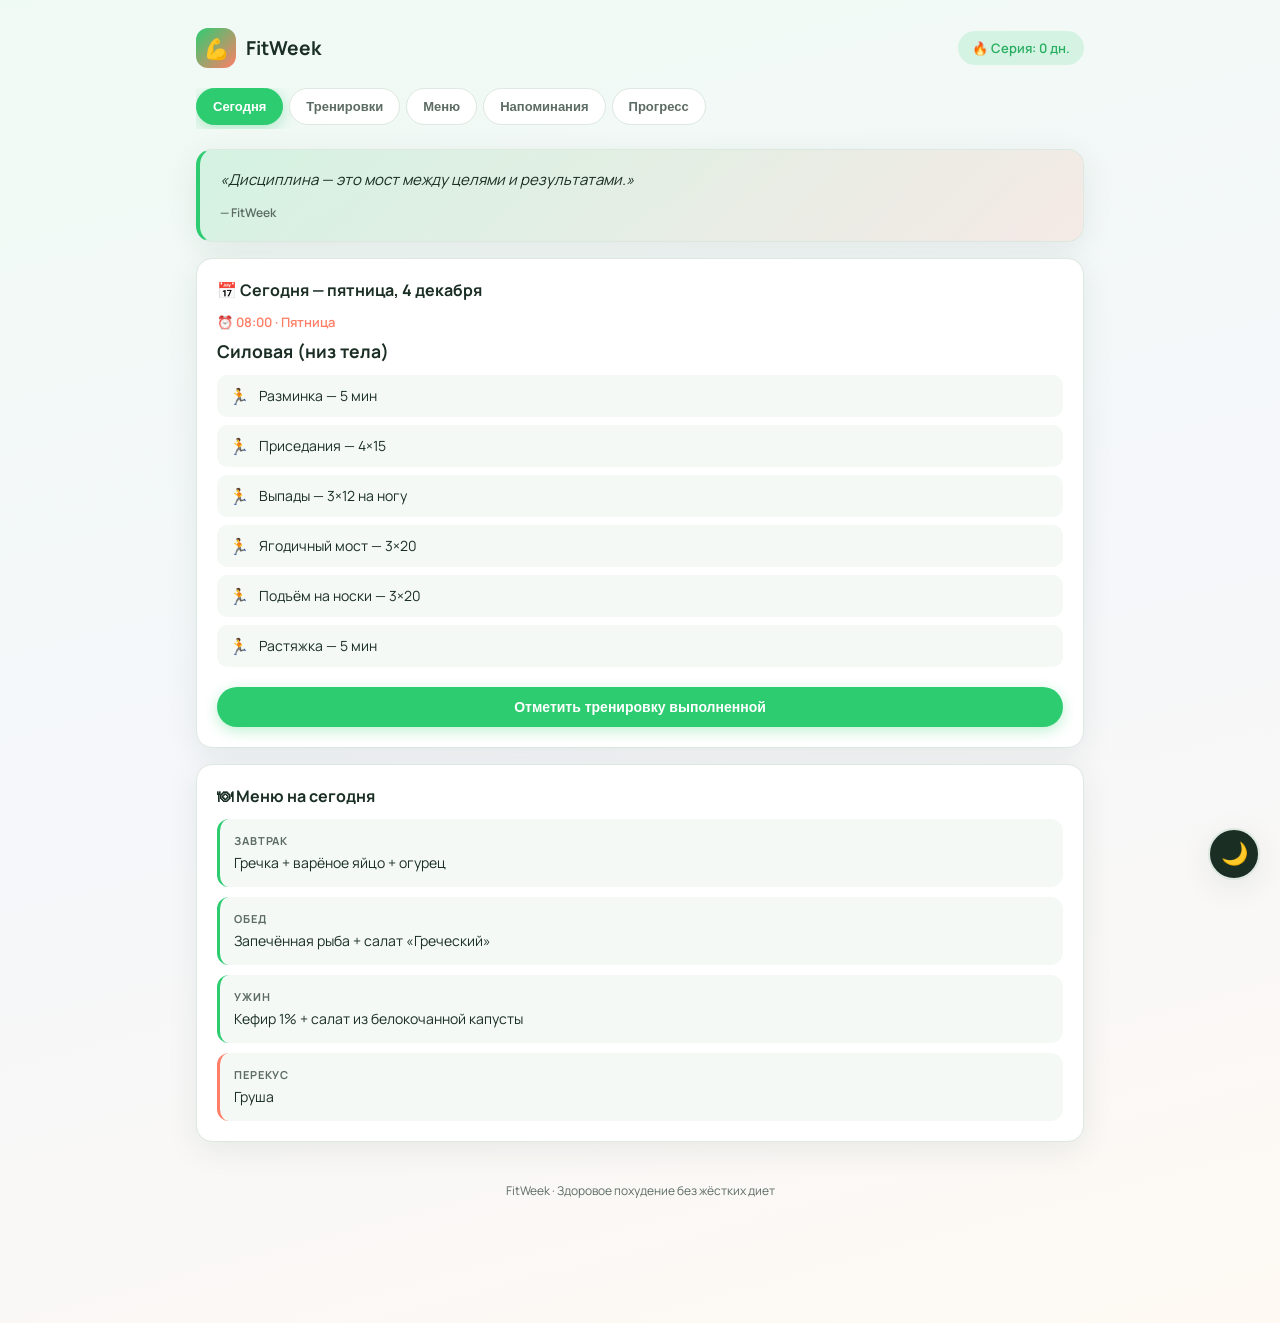
<file: fit-app/index.html>
<!DOCTYPE html>
<html lang="ru">
<head>
<meta charset="UTF-8">
<meta name="viewport" content="width=device-width, initial-scale=1.0">
<meta name="description" content="FitWeek — тренировки, меню и мотивация для здорового похудения">
<title>FitWeek — путь к стройности</title>
<link rel="preconnect" href="https://fonts.googleapis.com">
<link rel="preconnect" href="https://fonts.gstatic.com" crossorigin>
<link href="https://fonts.googleapis.com/css2?family=Manrope:wght@400;500;600;700&display=swap" rel="stylesheet">
<script>
(function(){
  if(localStorage.getItem("fitTheme") === "dark"){
    document.documentElement.setAttribute("data-theme","dark");
  }
})();
</script>
<style>
:root{
  --bg:linear-gradient(165deg,#f0faf4 0%,#f5f7fa 50%,#fef9f3 100%);
  --surface:#ffffff;
  --surface2:#f4f9f6;
  --text:#1a2e24;
  --text-muted:#5c6b63;
  --accent:#2ecc71;
  --accent-dark:#27ae60;
  --accent-soft:rgba(46,204,113,0.15);
  --coral:#ff7e67;
  --border:#dce8e0;
  --shadow:0 8px 32px rgba(26,46,36,0.08);
  --radius:16px;
  --font:'Manrope',system-ui,sans-serif;
  --theme-btn-bg:#1a2e24;
  --theme-btn-color:#fff;
}
html[data-theme="dark"]{
  --bg:linear-gradient(165deg,#0f1412 0%,#141a17 50%,#1a1510 100%);
  --surface:#1c2420;
  --surface2:#232b27;
  --text:#e8f0eb;
  --text-muted:#9aab9f;
  --accent:#3dd68a;
  --accent-dark:#2ecc71;
  --accent-soft:rgba(61,214,138,0.12);
  --coral:#ff9a85;
  --border:#2d3832;
  --shadow:0 8px 32px rgba(0,0,0,0.35);
  --theme-btn-bg:#e8f0eb;
  --theme-btn-color:#0f1412;
}
*{box-sizing:border-box;margin:0;padding:0}
body{
  font-family:var(--font);
  background:var(--bg);
  color:var(--text);
  min-height:100vh;
  transition:background .3s,color .3s;
}
.app{max-width:920px;margin:0 auto;padding:16px 16px 100px}
header.app-header{
  display:flex;align-items:center;justify-content:space-between;
  padding:12px 0 20px;gap:12px;flex-wrap:wrap;
}
.logo{display:flex;align-items:center;gap:10px;font-weight:700;font-size:1.2rem}
.logo-icon{
  width:40px;height:40px;border-radius:12px;
  background:linear-gradient(135deg,var(--accent),var(--coral));
  display:flex;align-items:center;justify-content:center;font-size:20px;
}
.streak-badge{
  padding:8px 14px;border-radius:999px;
  background:var(--accent-soft);font-size:13px;font-weight:600;color:var(--accent-dark);
}
nav.tabs{
  display:flex;gap:6px;overflow-x:auto;padding-bottom:4px;
  scrollbar-width:none;margin-bottom:20px;
}
nav.tabs::-webkit-scrollbar{display:none}
.tab{
  flex-shrink:0;padding:10px 16px;border-radius:999px;
  border:1px solid var(--border);background:var(--surface);
  font-size:13px;font-weight:600;cursor:pointer;color:var(--text-muted);
  transition:transform .2s,background .25s,color .25s,border-color .25s,box-shadow .25s;
}
.tab:hover:not(.active){
  transform:translateY(-2px);
  border-color:var(--accent);
  color:var(--accent);
  box-shadow:0 4px 12px rgba(46,204,113,.15);
}
.tab:active{transform:translateY(0) scale(.97)}
.tab.active{
  background:var(--accent);color:#fff;border-color:var(--accent);
  box-shadow:0 4px 16px rgba(46,204,113,.35);
}
.panel{display:none;animation:fadeIn .35s ease}
.panel.active{display:block}
@keyframes fadeIn{from{opacity:0;transform:translateY(8px)}to{opacity:1;transform:none}}
.card{
  background:var(--surface);border:1px solid var(--border);
  border-radius:var(--radius);padding:20px;margin-bottom:16px;box-shadow:var(--shadow);
  transition:background .3s,border-color .3s;
}
.card-title{font-size:1rem;font-weight:700;margin-bottom:12px}
.motivation{
  background:linear-gradient(135deg,var(--accent-soft),rgba(255,126,103,0.12));
  border-left:4px solid var(--accent);padding:18px 20px;
  font-size:15px;line-height:1.65;font-style:italic;color:var(--text);
}
.motivation-author{display:block;margin-top:10px;font-size:12px;font-style:normal;color:var(--text-muted);font-weight:600}
.day-picker{display:flex;gap:6px;overflow-x:auto;margin-bottom:16px;padding-bottom:4px}
.day-btn{
  flex-shrink:0;min-width:44px;padding:10px 8px;border-radius:12px;
  border:1px solid var(--border);background:var(--surface2);
  text-align:center;cursor:pointer;font-size:12px;font-weight:600;
  transition:transform .2s,background .25s,border-color .25s,box-shadow .25s,color .25s;
}
.day-btn:hover:not(.active){transform:scale(1.06);border-color:var(--accent)}
.day-btn:active{transform:scale(.95)}
.day-btn span{display:block;font-size:10px;color:var(--text-muted);margin-top:2px}
.day-btn.active{background:var(--accent);color:#fff;border-color:var(--accent)}
.day-btn.active span{color:rgba(255,255,255,.85)}
.day-btn.done::after{content:'✓';display:block;font-size:10px;color:var(--accent)}
.workout-time{font-size:13px;color:var(--coral);font-weight:600;margin-bottom:8px}
.exercise-list{list-style:none}
.exercise-list li{
  padding:10px 12px;margin-bottom:8px;border-radius:10px;
  background:var(--surface2);font-size:14px;display:flex;align-items:center;gap:10px;
}
.exercise-list li::before{content:'🏃';font-size:16px}
.exercise-list.rest li::before{content:'🧘'}
.btn{
  display:inline-flex;align-items:center;justify-content:center;gap:8px;
  padding:12px 20px;border:none;border-radius:999px;
  font-size:14px;font-weight:600;cursor:pointer;
  position:relative;overflow:hidden;
  transition:transform .2s,background .25s,box-shadow .25s,border-color .25s,color .25s;
}
.btn::after{
  content:'';position:absolute;inset:0;border-radius:inherit;
  background:radial-gradient(circle,rgba(255,255,255,.35) 0%,transparent 70%);
  opacity:0;transform:scale(0);transition:opacity .4s,transform .4s;
}
.btn:active::after{opacity:1;transform:scale(2.5);transition:opacity 0s,transform 0s}
.btn-primary{
  background:var(--accent);color:#fff;
  box-shadow:0 4px 14px rgba(46,204,113,.3);
}
.btn-primary:hover{
  background:var(--accent-dark);
  transform:translateY(-2px);
  box-shadow:0 6px 20px rgba(46,204,113,.4);
}
.btn-primary:active{transform:translateY(0) scale(.97);box-shadow:0 2px 8px rgba(46,204,113,.25)}
.btn-outline{background:transparent;border:1px solid var(--accent);color:var(--accent)}
.btn-outline:hover{background:var(--accent-soft);transform:translateY(-2px)}
.btn-outline:active{transform:translateY(0) scale(.97)}
.btn-block{width:100%;margin-top:12px}
.meal-grid{display:grid;gap:10px}
.meal-item{
  padding:14px;border-radius:12px;background:var(--surface2);
  border-left:3px solid var(--accent);
}
.meal-item.snack{border-left-color:var(--coral)}
.meal-label{font-size:11px;font-weight:700;text-transform:uppercase;letter-spacing:.08em;color:var(--text-muted);margin-bottom:4px}
.meal-text{font-size:14px;line-height:1.5}
.week-grid{display:grid;gap:12px}
@media(min-width:600px){.week-grid{grid-template-columns:1fr 1fr}}
.week-day-card{
  padding:16px;border-radius:14px;background:var(--surface2);
  border:1px solid var(--border);cursor:pointer;
  transition:transform .2s,border-color .25s,box-shadow .25s;
}
.week-day-card:hover{
  border-color:var(--accent);
  transform:translateY(-3px);
  box-shadow:0 6px 20px rgba(46,204,113,.12);
}
.week-day-card:active{transform:translateY(-1px) scale(.98)}
.week-day-card h4{font-size:14px;margin-bottom:6px}
.week-day-card p{font-size:12px;color:var(--text-muted);line-height:1.5}
.reminder-row{
  display:flex;align-items:center;justify-content:space-between;
  padding:14px 0;border-bottom:1px solid var(--border);gap:12px;
}
.reminder-row:last-child{border-bottom:none}
.reminder-info h4{font-size:14px;margin-bottom:2px}
.reminder-info p{font-size:12px;color:var(--text-muted)}
.toggle{
  width:48px;height:26px;border-radius:999px;background:var(--border);
  position:relative;cursor:pointer;flex-shrink:0;transition:background .2s;
}
.toggle.on{background:var(--accent)}
.toggle::after{
  content:'';position:absolute;top:3px;left:3px;width:20px;height:20px;
  border-radius:50%;background:#fff;transition:transform .2s;box-shadow:0 2px 4px rgba(0,0,0,.15);
}
.toggle.on::after{transform:translateX(22px)}
.time-input{
  padding:8px 12px;border-radius:8px;border:1px solid var(--border);
  background:var(--surface);color:var(--text);font:inherit;font-size:14px;
}
.progress-stats{display:grid;grid-template-columns:repeat(3,1fr);gap:10px;margin-bottom:16px}
.stat-box{
  text-align:center;padding:16px 8px;border-radius:14px;
  background:var(--surface2);border:1px solid var(--border);
}
.stat-num{font-size:28px;font-weight:700;color:var(--accent);line-height:1}
.stat-label{font-size:11px;color:var(--text-muted);margin-top:4px}
.toast{
  position:fixed;bottom:88px;left:50%;transform:translateX(-50%) translateY(20px);
  max-width:90%;padding:14px 20px;border-radius:14px;
  background:var(--text);color:var(--surface);
  font-size:14px;font-weight:500;opacity:0;pointer-events:none;
  transition:all .35s;z-index:200;text-align:center;
}
.toast.show{opacity:1;transform:translateX(-50%) translateY(0)}
.theme-toggle{
  position:fixed;right:20px;bottom:20px;z-index:150;
  width:52px;height:52px;border-radius:50%;border:2px solid var(--border);
  cursor:pointer;background:var(--theme-btn-bg);color:var(--theme-btn-color);
  font-size:22px;box-shadow:var(--shadow);
  display:flex;align-items:center;justify-content:center;
  transition:transform .3s,box-shadow .3s,border-color .3s,background .3s;
}
.theme-toggle:hover{
  transform:scale(1.1) rotate(15deg);
  box-shadow:0 8px 24px rgba(46,204,113,.25);
  border-color:var(--accent);
}
.theme-toggle:active{transform:scale(.95) rotate(0deg)}
.theme-toggle.spin{animation:themeSpin .5s ease}
@keyframes themeSpin{
  from{transform:rotate(0deg) scale(1)}
  50%{transform:rotate(180deg) scale(1.15)}
  to{transform:rotate(360deg) scale(1)}
}
@media(prefers-reduced-motion:reduce){
  .tab,.day-btn,.btn,.week-day-card,.theme-toggle{transition:none}
  .theme-toggle.spin,.panel{animation:none}
}
footer.app-footer{text-align:center;padding:24px 0;font-size:12px;color:var(--text-muted)}
</style>
</head>
<body>

<div class="app">

<header class="app-header">
  <div class="logo">
    <div class="logo-icon">💪</div>
    FitWeek
  </div>
  <div class="streak-badge" id="streakBadge">🔥 Серия: 0 дней</div>
</header>

<!-- Вкладки навигации -->
<nav class="tabs" id="tabs">
  <button type="button" class="tab active" data-panel="today">Сегодня</button>
  <button type="button" class="tab" data-panel="workouts">Тренировки</button>
  <button type="button" class="tab" data-panel="menu">Меню</button>
  <button type="button" class="tab" data-panel="reminders">Напоминания</button>
  <button type="button" class="tab" data-panel="progress">Прогресс</button>
</nav>

<!-- ===== СЕГОДНЯ ===== -->
<section class="panel active" id="panel-today">

  <div class="card motivation" id="motivationBlock">
    <span id="motivationText">Загрузка...</span>
    <span class="motivation-author" id="motivationAuthor"></span>
  </div>

  <div class="card">
    <div class="card-title">📅 Сегодня — <span id="todayDate"></span></div>
    <div id="todayWorkout"></div>
    <button type="button" class="btn btn-primary btn-block" id="markDoneBtn">Отметить тренировку выполненной</button>
  </div>

  <div class="card">
    <div class="card-title">🍽 Меню на сегодня</div>
    <div class="meal-grid" id="todayMeals"></div>
  </div>

</section>

<!-- ===== ТРЕНИРОВКИ ===== -->
<section class="panel" id="panel-workouts">

  <div class="card">
    <div class="card-title">Расписание тренировок на неделю</div>
    <div class="day-picker" id="workoutDayPicker"></div>
    <div id="workoutDetail"></div>
  </div>

  <div class="card">
    <div class="card-title">Обзор недели</div>
    <div class="week-grid" id="workoutWeek"></div>
  </div>

</section>

<!-- ===== МЕНЮ ===== -->
<section class="panel" id="panel-menu">

  <div class="card">
    <div class="card-title">Меню на неделю (~1500 ккал/день)</div>
    <div class="day-picker" id="menuDayPicker"></div>
    <div class="meal-grid" id="menuDetail"></div>
  </div>

</section>

<!-- ===== НАПОМИНАНИЯ ===== -->
<section class="panel" id="panel-reminders">

  <div class="card">
    <div class="card-title">🔔 Напоминания</div>
    <p style="font-size:13px;color:var(--text-muted);margin-bottom:16px;line-height:1.6">
      Включите уведомления браузера — приложение напомнит о тренировке, приёме пищи и подбодрит вас мотивацией.
    </p>

    <div class="reminder-row">
      <div class="reminder-info">
        <h4>Утренняя мотивация</h4>
        <p>Мотивирующая фраза и настрой на день</p>
      </div>
      <input type="time" class="time-input" id="timeMotivation" value="07:30">
      <div class="toggle on" data-key="motivation" role="switch" aria-checked="true"></div>
    </div>

    <div class="reminder-row">
      <div class="reminder-info">
        <h4>Тренировка</h4>
        <p>Напоминание начать занятие</p>
      </div>
      <input type="time" class="time-input" id="timeWorkout" value="08:00">
      <div class="toggle on" data-key="workout" role="switch" aria-checked="true"></div>
    </div>

    <div class="reminder-row">
      <div class="reminder-info">
        <h4>Завтрак</h4>
        <p>Не пропустите первый приём пищи</p>
      </div>
      <input type="time" class="time-input" id="timeBreakfast" value="08:30">
      <div class="toggle on" data-key="breakfast" role="switch" aria-checked="true"></div>
    </div>

    <div class="reminder-row">
      <div class="reminder-info">
        <h4>Обед</h4>
        <p>Сбалансированный обед</p>
      </div>
      <input type="time" class="time-input" id="timeLunch" value="13:00">
      <div class="toggle on" data-key="lunch" role="switch" aria-checked="true"></div>
    </div>

    <div class="reminder-row">
      <div class="reminder-info">
        <h4>Ужин</h4>
        <p>Лёгкий ужин за 3 часа до сна</p>
      </div>
      <input type="time" class="time-input" id="timeDinner" value="19:00">
      <div class="toggle on" data-key="dinner" role="switch" aria-checked="true"></div>
    </div>

    <div class="reminder-row">
      <div class="reminder-info">
        <h4>Вода</h4>
        <p>Выпейте стакан воды</p>
      </div>
      <input type="time" class="time-input" id="timeWater" value="11:00">
      <div class="toggle on" data-key="water" role="switch" aria-checked="true"></div>
    </div>

    <button type="button" class="btn btn-primary btn-block" id="enableNotifyBtn">Разрешить уведомления</button>
  </div>

</section>

<!-- ===== ПРОГРЕСС ===== -->
<section class="panel" id="panel-progress">

  <div class="card">
    <div class="card-title">📊 Ваш прогресс</div>
    <div class="progress-stats">
      <div class="stat-box">
        <div class="stat-num" id="statStreak">0</div>
        <div class="stat-label">дней подряд</div>
      </div>
      <div class="stat-box">
        <div class="stat-num" id="statWorkouts">0</div>
        <div class="stat-label">тренировок</div>
      </div>
      <div class="stat-box">
        <div class="stat-num" id="statWeek">0/7</div>
        <div class="stat-label">на этой неделе</div>
      </div>
    </div>
    <p style="font-size:13px;color:var(--text-muted);line-height:1.6;text-align:center">
      Каждый шаг приближает вас к цели. Главное — регулярность, а не идеальность.
    </p>
  </div>

  <div class="card">
    <div class="card-title">Календарь выполненных тренировок</div>
    <div class="day-picker" id="progressDays"></div>
  </div>

</section>

<footer class="app-footer">FitWeek · Здоровое похудение без жёстких диет</footer>

</div>

<div class="toast" id="toast"></div>
<button type="button" class="theme-toggle" id="themeToggle" aria-label="Тема">🌙</button>

<script>
/* =============================================
   ДАННЫЕ: тренировки и меню на неделю
   ============================================= */

const DAYS = ["mon","tue","wed","thu","fri","sat","sun"];
const DAY_NAMES = {mon:"Пн",tue:"Вт",wed:"Ср",thu:"Чт",fri:"Пт",sat:"Сб",sun:"Вс"};
const DAY_FULL  = {mon:"Понедельник",tue:"Вторник",wed:"Среда",thu:"Четверг",fri:"Пятница",sat:"Суббота",sun:"Воскресенье"};

const WORKOUTS = {
  mon: { title:"Кардио + пресс", time:"08:00", type:"cardio",
    exercises:["Разминка — 5 мин ходьбы на месте","Скакалка — 3×2 мин (отдых 1 мин)","Бёрпи — 3×10","Планка — 3×40 сек","Растяжка — 5 мин"] },
  tue: { title:"Силовая (верх тела)", time:"08:00", type:"strength",
    exercises:["Разминка — 5 мин","Отжимания — 4×12","Обратные отжимания — 3×10","Планка с касанием плеч — 3×20","Гантели/бутылки — 3×15","Растяжка — 5 мин"] },
  wed: { title:"Активный отдых", time:"09:00", type:"rest",
    exercises:["Прогулка 30–40 мин в быстром темпе","10 мин йоги или растяжки","Дыхательные упражнения — 5 мин"] },
  thu: { title:"Кардио интервалы", time:"08:00", type:"cardio",
    exercises:["Разминка — 5 мин","Бег/ходьба: 1 мин быстро / 1 мин медленно × 10","Приседания — 3×20","Велосипед — 3×20","Растяжка — 5 мин"] },
  fri: { title:"Силовая (низ тела)", time:"08:00", type:"strength",
    exercises:["Разминка — 5 мин","Приседания — 4×15","Выпады — 3×12 на ногу","Ягодичный мост — 3×20","Подъём на носки — 3×20","Растяжка — 5 мин"] },
  sat: { title:"Полное тело", time:"10:00", type:"cardio",
    exercises:["Разминка — 5 мин","Круговая: 40 сек работа / 20 сек отдых × 6 упражнений","Планка — 2 мин суммарно","Прыжки на месте — 3×30 сек","Растяжка — 10 мин"] },
  sun: { title:"Восстановление", time:"10:00", type:"rest",
    exercises:["Лёгкая прогулка 20–30 мин","Йога или пилатес — 20 мин","Медитация — 5 мин"] }
};

const MENU = {
  mon: { breakfast:"Овсянка на воде + ягоды + чай", lunch:"Куриная грудка 150 г, гречка, салат из огурцов и помидоров", dinner:"Тушёная рыба + тушёные овощи", snack:"Яблоко + горсть миндаля" },
  tue: { breakfast:"Омлет из 2 яиц + зелень + цельнозерновой хлеб", lunch:"Индейка 150 г + бурый рис + капустный салат", dinner:"Творог 5% 150 г + огурец", snack:"Греческий йогурт без сахара" },
  wed: { breakfast:"Смузи: банан, шпинат, кефир 1%", lunch:"Суп-пюре из тыквы + кусок цельнозернового хлеба", dinner:"Куриный салат с авокадо", snack:"Морковь + хумус" },
  thu: { breakfast:"Творожная запеканка без сахара + ягоды", lunch:"Говядина тушёная 120 г + quinoa + овощи на пару", dinner:"Омлет + салат из зелени", snack:"Киви + 10 г орехов" },
  fri: { breakfast:"Гречка + варёное яйцо + огурец", lunch:"Запечённая рыба + салат «Греческий»", dinner:"Кефир 1% + салат из белокочанной капусты", snack:"Груша" },
  sat: { breakfast:"Сырники из творога 5% (запечь, без сахара)", lunch:"Куриное филе на гриле + овощи", dinner:"Рагу из овощей + 1 яйцо", snack:"Ягоды" },
  sun: { breakfast:"Авокадо-тост на цельнозерновом хлебе + яйцо", lunch:"Лёгкий суп + салат", dinner:"Творог 150 г + зелень", snack:"Апельсин" }
};

const MOTIVATIONS = [
  { text:"Вы не обязаны быть идеальными. Вы обязаны быть последовательными.", author:"Неизвестный автор" },
  { text:"Каждая тренировка — это голосование за ту версию себя, которой вы хотите стать.", author:"Джеймс Клир" },
  { text:"Маленький прогресс каждый день складывается в большой результат.", author:"FitWeek" },
  { text:"Ваше тело может всё. Это голова нуждается в убеждении.", author:"FitWeek" },
  { text:"Не сравнивайте себя с другими. Сравнивайте себя с собой вчерашним.", author:"FitWeek" },
  { text:"Похудение — это марафон, а не спринт. Дышите и идите дальше.", author:"FitWeek" },
  { text:"Сегодняшние усилия — завтрашняя уверенность.", author:"FitWeek" },
  { text:"Один день без тренировки — не катастрофа. Катастрофа — бросить навсегда.", author:"FitWeek" },
  { text:"Вы уже прошли 100% своих трудных дней и справились.", author:"FitWeek" },
  { text:"Здоровая еда — это не наказание, а инвестиция в себя.", author:"FitWeek" },
  { text:"Сила не в том, чтобы никогда не падать, а в том, чтобы подниматься.", author:"Конфуций" },
  { text:"Начните там, где вы есть. Используйте то, что у вас есть. Делайте что можете.", author:"Арthur Ashe" },
  { text:"Дисциплина — это мост между целями и результатами.", author:"FitWeek" },
  { text:"Каждый стакан воды — маленькая победа.", author:"FitWeek" }
];

const REMINDER_MSG = {
  motivation:"🌅 Доброе утро! Новый день — новая возможность стать лучше!",
  workout:"💪 Пора на тренировку! Тело скажет вам спасибо.",
  breakfast:"🥣 Время завтрака! Здоровый старт дня — залог энергии.",
  lunch:"🥗 Обед! Не пропускайте — метаболизм работает лучше.",
  dinner:"🍽 Лёгкий ужин. Питайтесь за 3 часа до сна.",
  water:"💧 Выпейте стакан воды! Гидратация ускоряет метаболизм."
};

/* =============================================
   УТИЛИТЫ
   ============================================= */

function getTodayKey(){
  const d = new Date().getDay();
  return DAYS[d === 0 ? 6 : d - 1];
}

function formatDate(){
  return new Date().toLocaleDateString("ru-RU",{weekday:"long",day:"numeric",month:"long"});
}

function loadState(){
  try{
    return JSON.parse(localStorage.getItem("fitWeekState")) || {done:{},streak:0,lastDoneDate:null,totalWorkouts:0};
  }catch(e){
    return {done:{},streak:0,lastDoneDate:null,totalWorkouts:0};
  }
}

function saveState(s){
  localStorage.setItem("fitWeekState",JSON.stringify(s));
}

function showToast(msg){
  const t = document.getElementById("toast");
  t.textContent = msg;
  t.classList.add("show");
  setTimeout(()=>t.classList.remove("show"),3500);
}

function randomMotivation(){
  const m = MOTIVATIONS[Math.floor(Math.random()*MOTIVATIONS.length)];
  document.getElementById("motivationText").textContent = "«" + m.text + "»";
  document.getElementById("motivationAuthor").textContent = "— " + m.author;
  return m.text;
}

/* =============================================
   ОТРИСОВКА
   ============================================= */

function renderWorkout(dayKey, containerId){
  const w = WORKOUTS[dayKey];
  const isRest = w.type === "rest";
  const el = document.getElementById(containerId);
  el.innerHTML = `
    <div class="workout-time">⏰ ${w.time} · ${DAY_FULL[dayKey]}</div>
    <h3 style="margin-bottom:12px;font-size:1.1rem">${w.title}</h3>
    <ul class="exercise-list${isRest?" rest":""}">
      ${w.exercises.map(e=>`<li>${e}</li>`).join("")}
    </ul>`;
}

function renderMeals(dayKey, containerId){
  const m = MENU[dayKey];
  const el = document.getElementById(containerId);
  el.innerHTML = `
    <div class="meal-item"><div class="meal-label">Завтрак</div><div class="meal-text">${m.breakfast}</div></div>
    <div class="meal-item"><div class="meal-label">Обед</div><div class="meal-text">${m.lunch}</div></div>
    <div class="meal-item"><div class="meal-label">Ужин</div><div class="meal-text">${m.dinner}</div></div>
    <div class="meal-item snack"><div class="meal-label">Перекус</div><div class="meal-text">${m.snack}</div></div>`;
}

function buildDayPicker(containerId, onSelect, selectedKey){
  const state = loadState();
  const el = document.getElementById(containerId);
  el.innerHTML = DAYS.map(d=>`
    <button type="button" class="day-btn${d===selectedKey?" active":""}${state.done[d]?" done":""}" data-day="${d}">
      ${DAY_NAMES[d]}<span>${WORKOUTS[d].title.split(" ")[0]}</span>
    </button>`).join("");
  el.querySelectorAll(".day-btn").forEach(btn=>{
    btn.addEventListener("click",()=>onSelect(btn.dataset.day));
  });
}

function updateProgress(){
  const state = loadState();
  const weekDone = DAYS.filter(d=>state.done[d]).length;
  document.getElementById("statStreak").textContent = state.streak;
  document.getElementById("statWorkouts").textContent = state.totalWorkouts;
  document.getElementById("statWeek").textContent = weekDone + "/7";
  document.getElementById("streakBadge").textContent = "🔥 Серия: " + state.streak + " дн.";
  const pd = document.getElementById("progressDays");
  pd.innerHTML = DAYS.map(d=>`
    <div class="day-btn${state.done[d]?" active done":""}" style="cursor:default">
      ${DAY_NAMES[d]}<span>${state.done[d]?"✓ готово":"—"}</span>
    </div>`).join("");
}

function markWorkoutDone(){
  const state = loadState();
  const today = getTodayKey();
  if(state.done[today]){
    showToast("Тренировка уже отмечена сегодня! 💪");
    return;
  }
  state.done[today] = true;
  state.totalWorkouts = (state.totalWorkouts||0) + 1;
  const todayStr = new Date().toDateString();
  if(state.lastDoneDate){
    const yesterday = new Date();
    yesterday.setDate(yesterday.getDate()-1);
    if(state.lastDoneDate === yesterday.toDateString()){
      state.streak = (state.streak||0) + 1;
    } else if(state.lastDoneDate !== todayStr){
      state.streak = 1;
    }
  } else {
    state.streak = 1;
  }
  state.lastDoneDate = todayStr;
  saveState(state);
  updateProgress();
  selectWorkoutDay(today);
  showToast("Отлично! Тренировка выполнена 🎉");
  randomMotivation();
}

/* =============================================
   ВКЛАДКИ
   ============================================= */

document.getElementById("tabs").addEventListener("click",e=>{
  const tab = e.target.closest(".tab");
  if(!tab) return;
  document.querySelectorAll(".tab").forEach(t=>t.classList.remove("active"));
  document.querySelectorAll(".panel").forEach(p=>p.classList.remove("active"));
  tab.classList.add("active");
  document.getElementById("panel-"+tab.dataset.panel).classList.add("active");
});

/* =============================================
   НАПОМИНАНИЯ
   ============================================= */

function loadReminders(){
  try{
    return JSON.parse(localStorage.getItem("fitReminders")) || null;
  }catch(e){return null;}
}

function saveReminders(data){
  localStorage.setItem("fitReminders",JSON.stringify(data));
}

function getReminderSettings(){
  const saved = loadReminders();
  const defaults = {
    motivation:{on:true,time:"07:30"},
    workout:{on:true,time:"08:00"},
    breakfast:{on:true,time:"08:30"},
    lunch:{on:true,time:"13:00"},
    dinner:{on:true,time:"19:00"},
    water:{on:true,time:"11:00"}
  };
  if(!saved) return defaults;
  return Object.assign(defaults,saved);
}

function initRemindersUI(){
  const s = getReminderSettings();
  Object.keys(s).forEach(key=>{
    const toggle = document.querySelector('.toggle[data-key="'+key+'"]');
    const timeEl = document.getElementById("time"+key.charAt(0).toUpperCase()+key.slice(1));
    if(toggle){ toggle.classList.toggle("on",s[key].on); toggle.setAttribute("aria-checked",s[key].on); }
    if(timeEl) timeEl.value = s[key].time;
  });
}

document.querySelectorAll(".toggle").forEach(t=>{
  t.addEventListener("click",()=>{
    t.classList.toggle("on");
    t.setAttribute("aria-checked",t.classList.contains("on"));
    persistReminders();
  });
});

document.querySelectorAll(".time-input").forEach(inp=>{
  inp.addEventListener("change",persistReminders);
});

function persistReminders(){
  const keys = ["motivation","workout","breakfast","lunch","dinner","water"];
  const data = {};
  keys.forEach(key=>{
    const toggle = document.querySelector('.toggle[data-key="'+key+'"]');
    const timeEl = document.getElementById("time"+key.charAt(0).toUpperCase()+key.slice(1));
    data[key] = { on: toggle.classList.contains("on"), time: timeEl ? timeEl.value : "08:00" };
  });
  saveReminders(data);
}

const firedToday = {};

function checkReminders(){
  const now = new Date();
  const hhmm = String(now.getHours()).padStart(2,"0")+":"+String(now.getMinutes()).padStart(2,"0");
  const dateKey = now.toDateString();
  const settings = getReminderSettings();

  Object.keys(settings).forEach(key=>{
    if(!settings[key].on) return;
    if(settings[key].time !== hhmm) return;
    const fireKey = dateKey+"_"+key;
    if(firedToday[fireKey]) return;
    firedToday[fireKey] = true;

    let msg = REMINDER_MSG[key];
    if(key === "motivation"){
      const m = MOTIVATIONS[Math.floor(Math.random()*MOTIVATIONS.length)];
      msg = "🌅 " + m.text;
    }
    if(key === "workout"){
      const w = WORKOUTS[getTodayKey()];
      msg = "💪 " + w.title + " — пора начинать!";
    }

    showToast(msg);
    if(Notification.permission === "granted"){
      new Notification("FitWeek", { body: msg, icon: "💪" });
    }
  });
}

document.getElementById("enableNotifyBtn").addEventListener("click",()=>{
  if(!("Notification" in window)){
    showToast("Браузер не поддерживает уведомления");
    return;
  }
  Notification.requestPermission().then(p=>{
    showToast(p==="granted" ? "Уведомления включены! 🔔" : "Разрешите уведомления в настройках браузера");
  });
});

/* =============================================
   ТЕМА
   ============================================= */

const themeToggle = document.getElementById("themeToggle");
function updateThemeIcon(){
  themeToggle.textContent = document.documentElement.getAttribute("data-theme")==="dark" ? "☀️" : "🌙";
}
themeToggle.addEventListener("click",()=>{
  themeToggle.classList.remove("spin");
  void themeToggle.offsetWidth;
  themeToggle.classList.add("spin");
  themeToggle.addEventListener("animationend",()=>themeToggle.classList.remove("spin"),{once:true});
  const dark = document.documentElement.getAttribute("data-theme")==="dark";
  if(dark){ document.documentElement.removeAttribute("data-theme"); localStorage.setItem("fitTheme","light"); }
  else { document.documentElement.setAttribute("data-theme","dark"); localStorage.setItem("fitTheme","dark"); }
  updateThemeIcon();
});

/* =============================================
   СТАРТ
   ============================================= */

const today = getTodayKey();
document.getElementById("todayDate").textContent = formatDate();
randomMotivation();
renderWorkout(today,"todayWorkout");
renderMeals(today,"todayMeals");
document.getElementById("markDoneBtn").addEventListener("click",markWorkoutDone);

let selectedWorkoutDay = today;
function selectWorkoutDay(d){
  selectedWorkoutDay = d;
  renderWorkout(d,"workoutDetail");
  buildDayPicker("workoutDayPicker",selectWorkoutDay,d);
}
buildDayPicker("workoutDayPicker",selectWorkoutDay,today);
selectWorkoutDay(today);

document.getElementById("workoutWeek").innerHTML = DAYS.map(d=>`
  <div class="week-day-card" data-day="${d}">
    <h4>${DAY_FULL[d]} — ${WORKOUTS[d].title}</h4>
    <p>${WORKOUTS[d].exercises[0]}… · ${WORKOUTS[d].time}</p>
  </div>`).join("");
document.querySelectorAll(".week-day-card").forEach(c=>{
  c.addEventListener("click",()=>{
    document.querySelectorAll(".tab").forEach(t=>t.classList.remove("active"));
    document.querySelectorAll(".panel").forEach(p=>p.classList.remove("active"));
    document.querySelector('.tab[data-panel="workouts"]').classList.add("active");
    document.getElementById("panel-workouts").classList.add("active");
    selectWorkoutDay(c.dataset.day);
  });
});

let selectedMenuDay = today;
function selectMenuDay(d){
  selectedMenuDay = d;
  renderMeals(d,"menuDetail");
  buildDayPicker("menuDayPicker",selectMenuDay,d);
}
buildDayPicker("menuDayPicker",selectMenuDay,today);
selectMenuDay(today);

initRemindersUI();
updateProgress();
updateThemeIcon();
setInterval(checkReminders,30000);
checkReminders();
</script>
</body>
</html>
</file>
